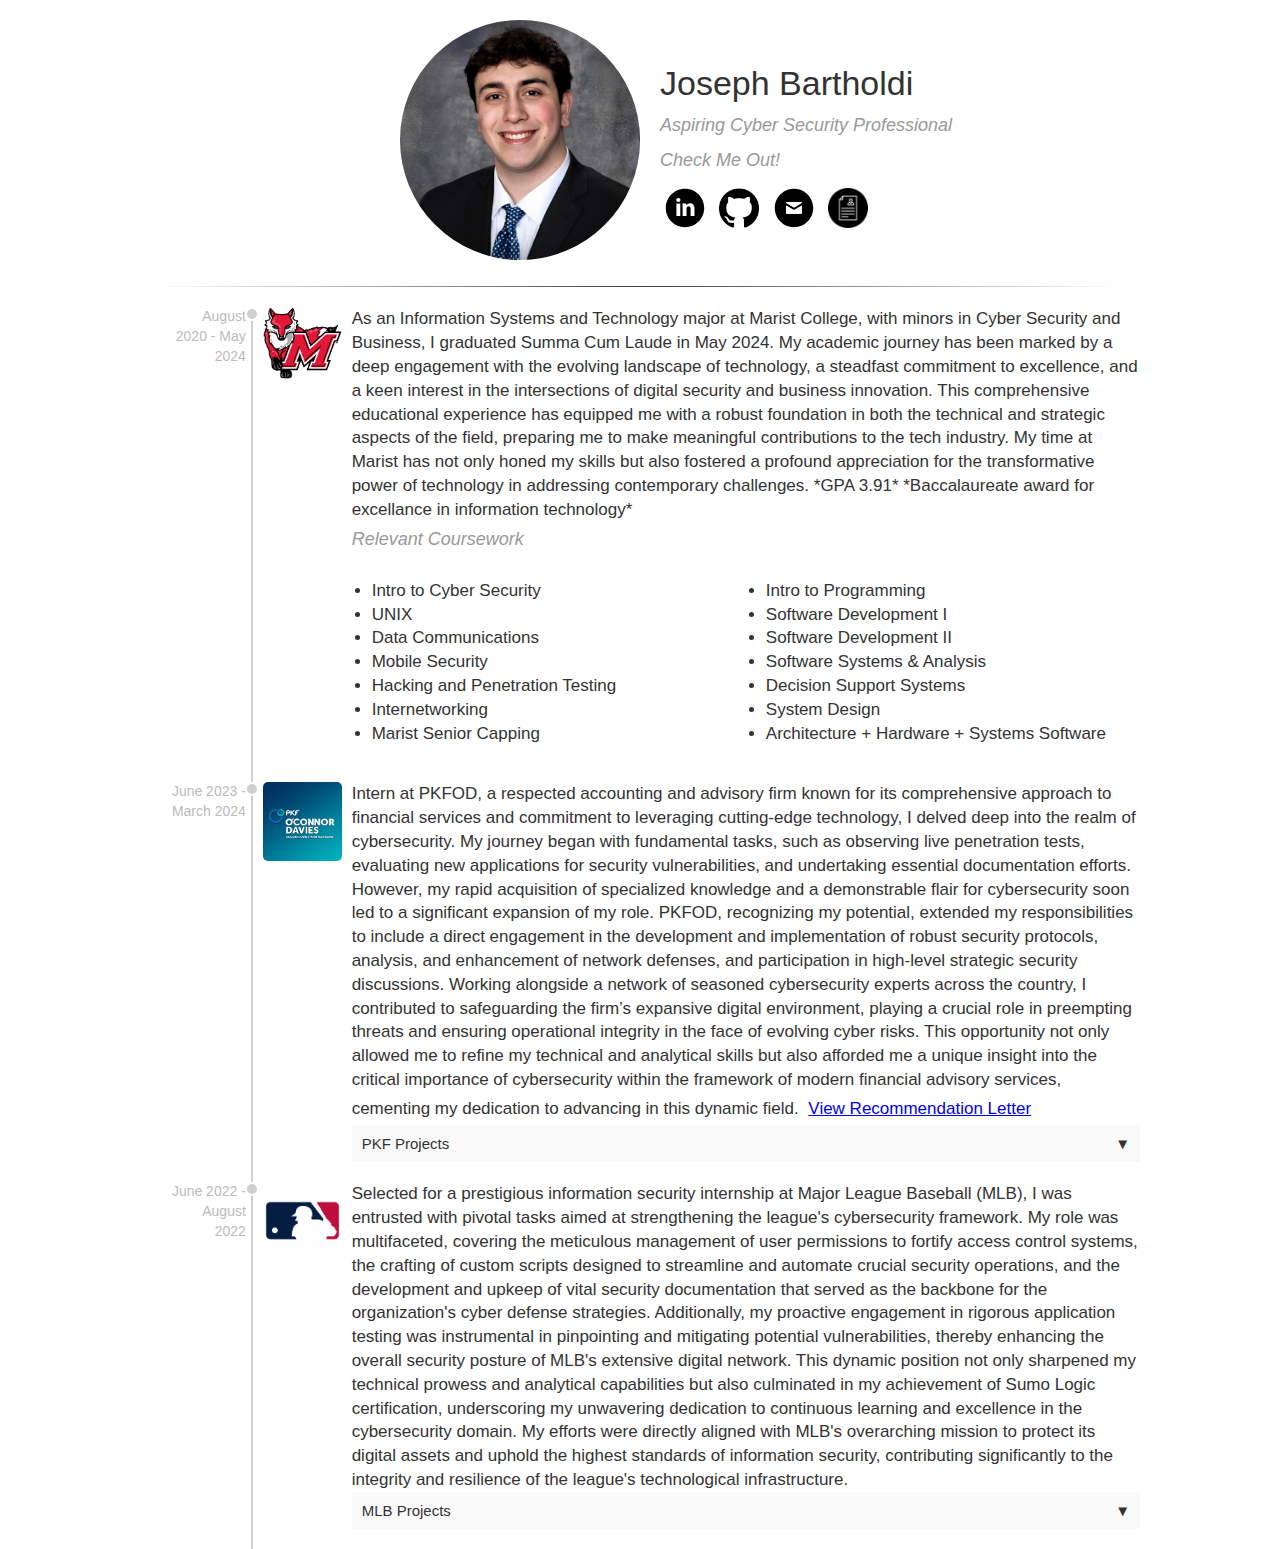
<file: index.html>
<!DOCTYPE html>
<html lang="en">
<head>
    <meta charset="utf-8">
    <meta name="viewport" content="width=device-width, initial-scale=1, shrink-to-fit=no">
    <title>Joseph Bartholdi</title>
    <link rel="stylesheet" type="text/css" href="css/style.css">
</head>
<body>

<div id="dhead" class="container">
    <div class="row">
        <div id="dpic">
            <img src="assets/me1.jpg" class="ppic">
        </div>
        <div id="ddesc">
            <h1>Joseph Bartholdi</h1>
            <h2>Aspiring Cyber Security Professional</h2>
            <h2>Check Me Out!</h2>
            <div id="dico">
              <a href="https://www.linkedin.com/in/joseph-bartholdi-abc123" target="_blank"><img src="assets/linkedin.svg" class="iico"></a>
              <a href="https://github.com/joebartholdi" target="_blank"><img src="assets/25231.png" class="iico"></a>
              <a href="mailto:josephthomasbartholdi@gmail.com?subject=Hello&body=Greetings" target="_blank"><img src="assets/email.svg" class="iico"></a>
              <a href="assets/JBartholdiCV2024 .pdf" download="BartholdiResume.pdf" target="_blank"> <img src="assets/resume.png" class="iico"></a>            
          </div>
    </
        </div>
    </div>
</div>

<hr>

<div id="history" class="container">
  <div class="entry row">
    <div class="timespan">August 2020 - May 2024</div>
    <div class="ico">
        <div class="entry-dot"></div>
        <img src="assets/marist.png">
    </div>
    <div class="desc">
      As an Information Systems and Technology major at Marist College, with minors in Cyber Security and Business, I graduated Summa Cum Laude in May 2024. My academic journey has been marked by a deep engagement with the evolving landscape of technology, a steadfast commitment to excellence, and a keen interest in the intersections of digital security and business innovation. This comprehensive educational experience has equipped me with a robust foundation in both the technical and strategic aspects of the field, preparing me to make meaningful contributions to the tech industry. My time at Marist has not only honed my skills but also fostered a profound appreciation for the transformative power of technology in addressing contemporary challenges. *GPA 3.91* *Baccalaureate award for excellance in information technology*
      <h2>Relevant Coursework</h2>
      <div class="coursework-columns">
        <ul>
          <li>Intro to Cyber Security</li>
          <li>UNIX</li>
          <li>Data Communications</li>
          <li>Mobile Security</li>
          <li>Hacking and Penetration Testing</li>
          <li>Internetworking</li>
          <li>Marist Senior Capping</li>
        </ul>
        <ul>
          <li>Intro to Programming</li>
          <li>Software Development I </li>
          <li>Software Development II </li>
          <li>Software Systems & Analysis </li>
          <li>Decision Support Systems </li>
          <li>System Design </li>
          <li>Architecture + Hardware + Systems Software  </li>
        </ul> 
      </div>
    </div>
</div>
<style>
.coursework-columns {
  display: flex;
  justify-content: space-between;
}
.coursework-columns ul {
  width: 50%;
  padding-inline-start: 20px; /* Adjusts the padding for the bullet points */
}
</style>

<div class="entry row">
  <div class="timespan">June 2023 - March 2024</div>
  <div class="ico">
      <div class="entry-dot"></div>
      <img src="assets/pkfod.jpg">
  </div>
  <div class="desc">
    Intern at PKFOD, a respected accounting and advisory firm known for its comprehensive approach to financial services and commitment to leveraging cutting-edge technology, I delved deep into the realm of cybersecurity. My journey began with fundamental tasks, such as observing live penetration tests, evaluating new applications for security vulnerabilities, and undertaking essential documentation efforts. However, my rapid acquisition of specialized knowledge and a demonstrable flair for cybersecurity soon led to a significant expansion of my role. PKFOD, recognizing my potential, extended my responsibilities to include a direct engagement in the development and implementation of robust security protocols, analysis, and enhancement of network defenses, and participation in high-level strategic security discussions. Working alongside a network of seasoned cybersecurity experts across the country, I contributed to safeguarding the firm’s expansive digital environment, playing a crucial role in preempting threats and ensuring operational integrity in the face of evolving cyber risks. This opportunity not only allowed me to refine my technical and analytical skills but also afforded me a unique insight into the critical importance of cybersecurity within the framework of modern financial advisory services, cementing my dedication to advancing in this dynamic field. 
      <a href="assets/Recommendation Letter JB.docx" download="Recommendation Letter JB.docx">View Recommendation Letter</a>
      <!-- Dropdown Button -->
      <button class="dropdown-btn">PKF Projects <span class="arrow">&#9660;</span></button>
      <!-- Collapsible Content -->
      <div class="dropdown-container">
          <p>- <strong>Password Cracking Automation Script </strong>Programmed a Python-based automation script that enhances the efficiency of password hash cracking by integrating with Hashcat, a leading password recovery tool. This innovative solution has a GUI that offers users a tailored password-cracking journey, enabling many wordlists and rules across various hash types. Designed for sustained operations, the script autonomously processes until all selected hashes, wordlists, and rules are exhaustively utilized. A distinguishing feature of this project is its capability to organize cracked passwords into timestamped output files alongside their corresponding hashes, allowing for simple tracking and analysis. Additionally, I added real-time alerts via Microsoft Teams to ensure users are promptly notified upon completing each cracking iteration.</p>
          <!-- Add more projects as needed -->
          <p>- <strong>Password Cracking Rig Build:</strong> Tasked with optimizing the cybersecurity team's operational efficiency and reducing overhead costs, I led the development of an in-house hash cracking rig that matches the performance of our previously utilized high-speed AWS server. Recognizing the financial implications of relying on a server which costs a substantial amount of money, I embarked on a comprehensive research and development project. This endeavor involved meticulously selecting components to construct a budget-conscious, highly effective build that delivers equivalent hash-cracking capabilities. Upon finalizing the design, I assembled the rig at our office, ensuring it met our rigorous performance benchmarks. To maximize accessibility and utility, I integrated remote access functionality, enabling seamless operation alongside my Python-based automation script with efficient rainbow table creation. This project significantly lowered operational expenses, made password cracking an in-house task, and provided the team with a robust, on-demand resource for advanced password recovery tasks.</p>
          
      </div>
  </div>
</div>


<div class="entry row">
  <div class="timespan">June 2022 - August 2022</div>
  <div class="ico">
      <div class="entry-dot"></div>
      <img src="assets/mlb.jpg">
  </div>
  <div class="desc">
    Selected for a prestigious information security internship at Major League Baseball (MLB), I was entrusted with pivotal tasks aimed at strengthening the league's cybersecurity framework. My role was multifaceted, covering the meticulous management of user permissions to fortify access control systems, the crafting of custom scripts designed to streamline and automate crucial security operations, and the development and upkeep of vital security documentation that served as the backbone for the organization's cyber defense strategies. Additionally, my proactive engagement in rigorous application testing was instrumental in pinpointing and mitigating potential vulnerabilities, thereby enhancing the overall security posture of MLB's extensive digital network. This dynamic position not only sharpened my technical prowess and analytical capabilities but also culminated in my achievement of Sumo Logic certification, underscoring my unwavering dedication to continuous learning and excellence in the cybersecurity domain. My efforts were directly aligned with MLB's overarching mission to protect its digital assets and uphold the highest standards of information security, contributing significantly to the integrity and resilience of the league's technological infrastructure.
    <!-- Your existing content -->

    <!-- Dropdown Button for MLB Projects -->
    <button class="dropdown-btn">MLB Projects <span class="arrow">&#9660;</span></button>
    <!-- Collapsible Content for MLB Projects -->
    <div class="dropdown-container">
        <p>- <strong>HQ Networking:</strong> I worked closely with a network engineer on a project to enhance and upgrade wireless connectivity. We aimed to meticulously configure and test over 100 standard and mobile access points throughout the headquarters using Meraki, ensuring complete coverage without signal overlap or dead zones while prioritizing the security of these connections. Through comprehensive testing and strategic placement, we optimized network performance and reliability, significantly improving the wireless experience for all employees. This project enhanced my practical skills in wireless network optimization. It contributed to MLB's operational efficiency by facilitating a seamless and productive technological environment that adhered to the organization’s safety and security policies. </p>
        <p>- <strong>Signal Science Automation Script:</strong> Crafted a Python script to fetch web request data from the Signal Sciences API for a specific site over the last 24 hours. It calculates the start and end times to cover the previous full day, rounded to the nearest hour, ensuring the data fetched is for a precise and recent timeframe. Utilizing the Signal Sciences API, it systematically collects web request data, handling the iteration by following the 'next' URL provided in each API response until all data within the timeframe is retrieved. The aggregated data is then compiled into a DataFrame using Pandas, which outputs this collected data into a CSV file. The file is named uniquely based on the site name and the time range covered, providing a structured and accessible record of web request logs for further analysis or archival purposes. The information obtained from this script includes the timestamp, client IP address, requested URL, HTTP method, response status code, user agent, referring URL, and server response time. This information is important for analysts to monitor for anomalies and other cyber threats.</p>
        <!-- Add more projects as needed -->
    </div>
  </div>
</div>

    <!-- Repeat for other entries -->
</div>

</body>
</html>

<script>
  document.addEventListener("DOMContentLoaded", function() {
      // Selects all dropdown buttons
      var dropdowns = document.querySelectorAll(".dropdown-btn");
  
      dropdowns.forEach(function(dropdown) {
          dropdown.addEventListener("click", function() {
              this.classList.toggle("active");
              var dropdownContent = this.nextElementSibling;
              if (dropdownContent.style.display === "block") {
                  dropdownContent.style.display = "none";
              } else {
                  dropdownContent.style.display = "block";
              }
          });
      });
  });
  </script>
</file>
<file: css/style.css>
body {
    margin: 0;
    padding: 0;
    background-color: #FFFFFF;
    font-family: 'Gill Sans', 'Gill Sans MT', Calibri, 'Trebuchet MS', sans-serif;
    font-size: 16px;
    line-height: 1.4;
    color: #333;
}

/* Layout */
.container {
    margin-left: auto;
    margin-right: auto;
    padding-left: 15px;
    padding-right: 15px;
}
@media (min-width: 992px) {
    .container {
        width: 970px;
     }
}
.row {
    display: grid;
    grid-template-columns: repeat(12, 1fr);
}

/* Props */
#dhead {
    margin-top: 20px;
}
#dpic {
    grid-column: span 6;
    text-align: right;
}
#ddesc {
    padding-top: 40px;
    padding-left: 20px;
    grid-column: span 6;
}
@media (max-width: 991px) {
    #dpic {
      grid-column: span 12;
      text-align: center;
    }
    #ddesc {
      grid-column: span 12;
      padding-top: 20px;
      text-align: center;
    }
}
h1 {
    font-size: 34px;
    font-weight: normal;
    padding: 0;
    margin: 0;
}
h2 {
    font-weight: normal;
    font-style: italic;
    color: #999;
    font-size: 18px;
    padding: 0;
    margin: 5px 0 10px 0;
}
@media (min-width: 992px) {
    h2 {
        max-width: 300px;
    }
}
#dpic img {
    width: 240px;
    height: 240px;
    border-radius: 120px;
}
.iico {
    width: 40px;
    height: 40px;
}
#demail {
    margin-top: 10px;
    color: #555;
    opacity: 0;
    transition: opacity 0.7s;
}
hr {
    height: 1px;
    background-image: -webkit-linear-gradient(left, rgba(0,0,0,0), rgba(0,0,0,0.75), rgba(0,0,0,0));
    background-image:    -moz-linear-gradient(left, rgba(0,0,0,0), rgba(0,0,0,0.75), rgba(0,0,0,0));
    background-image:     -ms-linear-gradient(left, rgba(0,0,0,0), rgba(0,0,0,0.75), rgba(0,0,0,0));
    background-image:      -o-linear-gradient(left, rgba(0,0,0,0), rgba(0,0,0,0.75), rgba(0,0,0,0));
    padding: 0;
    margin: 20px 0px 20px 0px;
    border: 0;
}
.ico {
    grid-column: span 1;
    vertical-align: top;
    border-left: 2px solid #cfcfcf;
    position: relative;
}
.ico img {
    border-radius: 5px;
    width: 100%;
    max-width: 80px;
    margin-left: 10px;
}
.desc {
    grid-column: span 10;
    vertical-align: top;
    font-size: 17px;
    padding-left: 20px;
    padding-bottom: 20px;
}
.entry {
}
.entry-dot {
    position: absolute;
    top: 0px;
    left: -8px;
    width: 10px;
    height: 10px;
    border-radius: 7px;
    background-color: #cfcfcf;
    border: 2px solid white;
}
.timespan {
    grid-column: span 1;
    font-size: 14px;
    text-align: right;
    padding-right: 5px;
    color: #bbb;
}
.hassets {
    position: relative;
}
@media (max-width: 991px) {
    .hassets {
        display: none;
    }
}
.hasset {
    position: absolute;
    margin: 0;
    padding: 0;
}
.ctitle {
    font-size: 36px;
    margin-bottom: 20px;
    margin-top: 40px;
}
#featured-talks .row {
    grid-column-gap: 10px;
    grid-row-gap: 10px;
    padding-bottom: 30px;
}
.card {
    grid-column: span 3;
    vertical-align: top;
    background-color: #eee;
    border: 1px solid #ddd;
    border-radius: 3px;
    padding: 5px;
    background-color: white;
    padding-bottom: 10px;
}
@media (max-width: 991px) {
    .card {
        grid-column: span 6;
    }
    #featured-talks .row {
        grid-column-gap: 5px;
        grid-row-gap: 5px;
    }
}
.card img {
    border-radius: 5px;
    width: 100%;
}
.cdesc {
    height: 30px;
    vertical-align: top;
    margin-bottom: 10px;
    font-size: 15px;
}
@media (max-width: 768px) {
    .cdesc {
        font-size: 14px;
        padding-bottom: 10px;
    }
}
#pet-projects .row {
    grid-column-gap: 10px;
    grid-row-gap: 10px;
}
.project {
    margin-bottom: 10px;
    padding-bottom: 10px;
    border-bottom: 1px solid #eee;
}
.pico {
    float: left;
    margin-right: 10px;
}
.pdesc {
}
.pend {
    clear: both;
}
.pico img {
    height: 80px;
    border-radius: 5px;
    border: 1px solid #999;
}
.pub {
    font-size: 14px;
    border-left: 4px solid #aaa;
    padding: 2px 0px 2px 10px;
    margin-bottom: 10px;
}
.pub-title {
    display: inline;
    color: #333;
}
.pub-venue {
    display: inline;
    color: #090;
}
.pub-authors {
    display: block;
    color: #900;
}
.tul {
    text-align: center;
    padding: 0;
}
.til {
    display: inline-block;
    padding: 3px 15px 3px 15px;
    margin-bottom: 5px;
}
.tilb {
    border-right: 1px solid #ccc;
}
.nodot {
    list-style-type: none;
    padding-left: 0;
}

/* Style for link buttons containing images */
a .iico {
    transition: transform 0.3s ease, opacity 0.3s ease; /* Smooth transition for transform and opacity */
    transform: scale(1); /* Default state with no scaling */
    -webkit-user-select: none; /* Prevent text selection */
    -moz-user-select: none;
    -ms-user-select: none;
    user-select: none;
    -webkit-user-drag: none; /* Prevent image drag */
    user-drag: none;
    pointer-events: none; /* Prevents click and other events */
}

a:hover .iico {
    opacity: 0.7; /* Slight transparency on hover */
    transform: scale(1.05); /* Slightly enlarges the icon to indicate hover */
}

/* Optional: Background color for <a> tag on hover */
a {
    display: inline-flex; /* Use inline-flex to prevent layout shift */
    align-items: center; /* Align items center if there’s text */
    justify-content: center; /* Center content */
    padding: 5px; /* Padding around the image */
    border-radius: 5px; /* Rounded corners for the background */
    transition: background-color 0.3s ease; /* Smooth transition for background color */
    background-color: transparent; /* Transparent background by default */
}

a:hover {
    background-color: #e6e6e6; /* Light grey background on hover */
}

/* Style the dropdown button */
.dropdown-btn {
    background-color: #f9f9f9;
    color: #333;
    padding: 10px;
    width: 100%;
    border: none;
    text-align: left;
    outline: none;
    font-size: 15px;
    cursor: pointer;
    transition: 0.4s;
}

/* Rotate the arrow icon when the dropdown is active */
.dropdown-btn.active .arrow {
    transform: rotate(-180deg);
}

/* Dropdown content (hidden by default) */
.dropdown-container {
    display: none;
    padding-left: 20px;
}

/* Optional: Add a background color to the dropdown button when it is clicked on */
.dropdown-btn:hover, .dropdown-btn:focus {
    background-color: #e6e6e6;
}

/* Style the arrow */
.arrow {
    float: right;
}

.about-btn {
    display: inline-block;
    background-color: #000000; /* Button Color */
    color: #ffffff; /* Text Color */
    padding: 10px 65px;
    margin-left: 10px; /* Spacing between icons and button */
    text-decoration: none; /* Removes underline from link */
    border-radius: 5px; /* Rounded corners */
    transition: background-color 0.3s ease; /* Smooth transition for hover effect */
}

.about-btn:hover {
    background-color: #888889; /* Darker shade on hover */
}


.about-blurb {
    max-width: 800px; /* Adjust the width as needed */
    margin: 20px auto; /* Centers the blurb within the container */
    padding: 20px;
    background-color: #f0f0f0; /* Slightly different background to stand out */
    border-radius: 8px; /* Soft rounded corners for a modern look */
    box-shadow: 0 2px 4px rgba(0,0,0,0.1); /* Subtle shadow for depth */
    font-size: 18px; /* Slightly larger font for readability */
    line-height: 1.6;
}

.about-blurb p {
    margin: 0; /* Removes default paragraph margins for tighter spacing */
}
</file>
